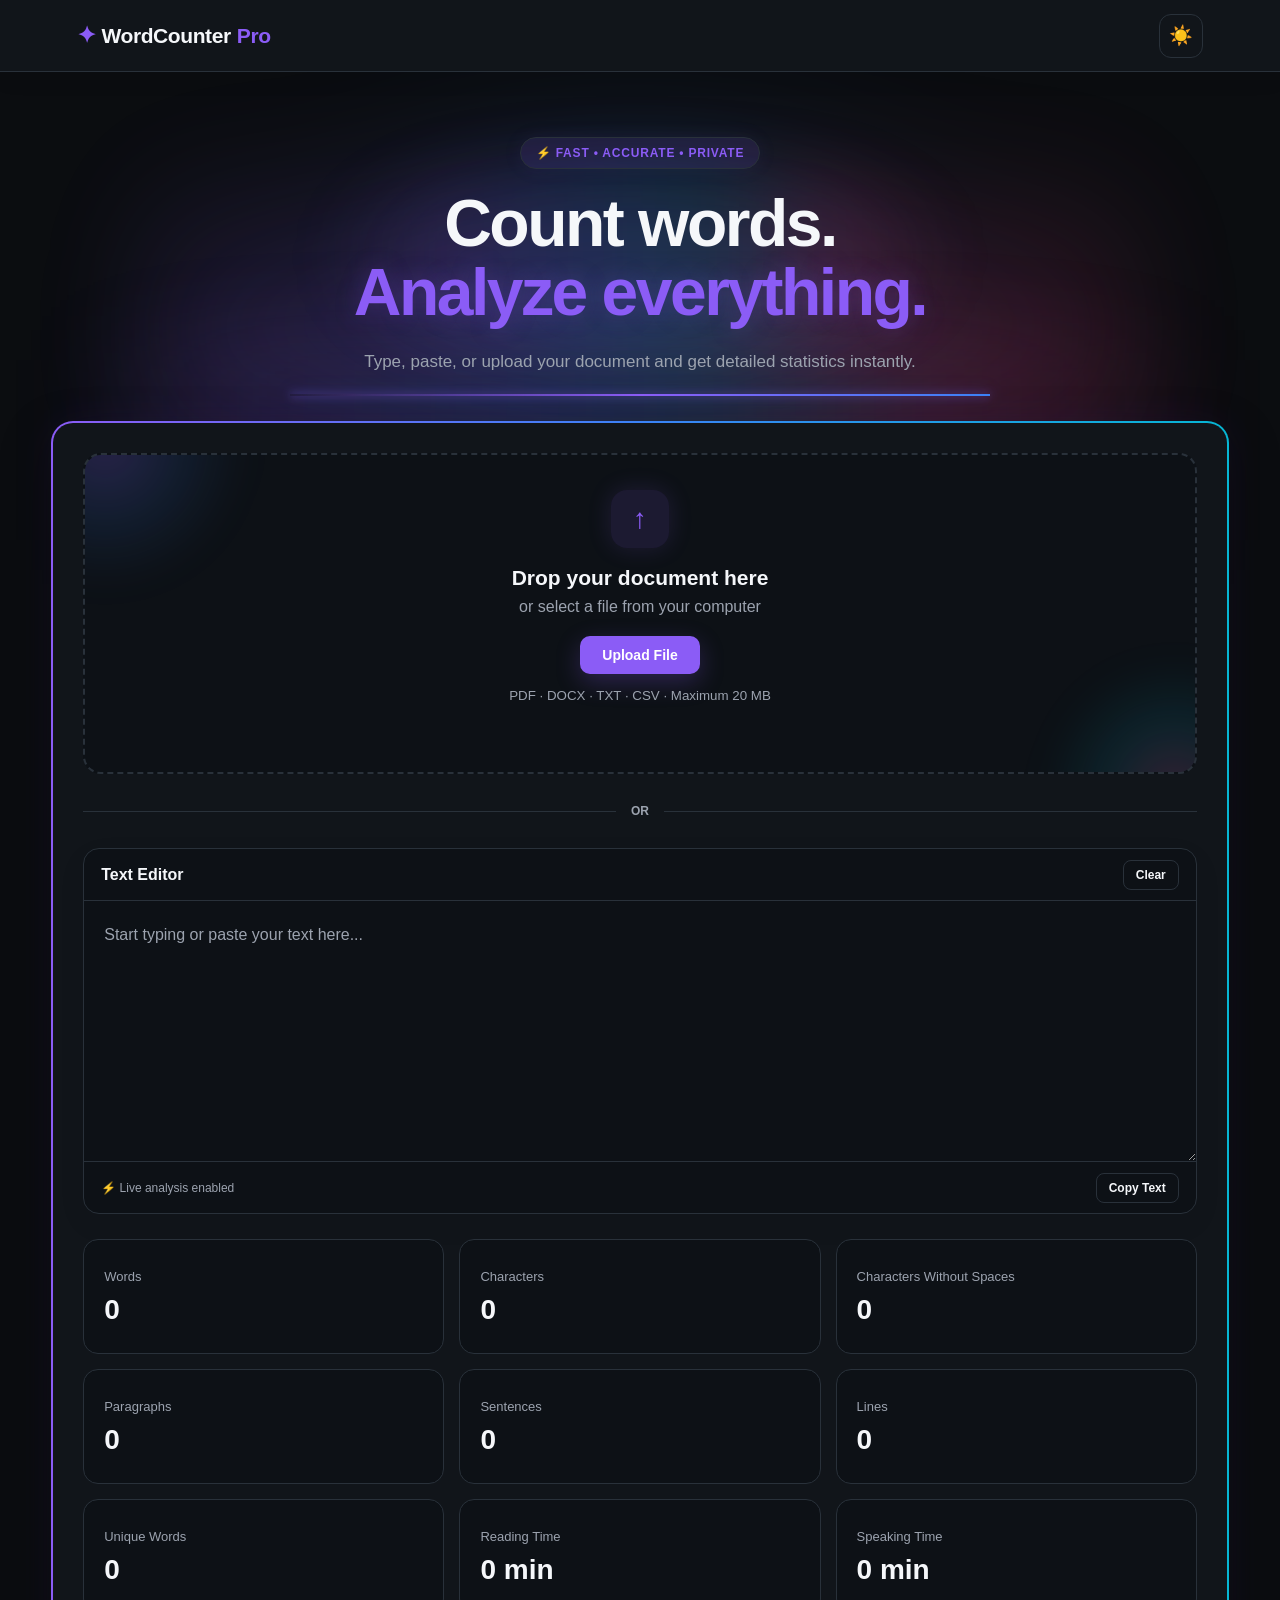
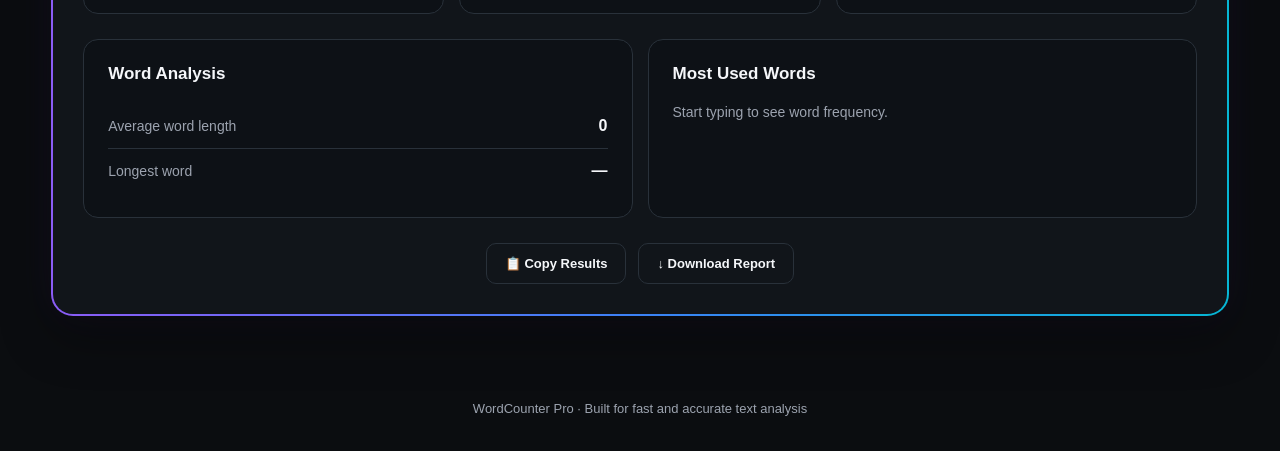
<file: frontend/index.html>
<!DOCTYPE html>
<html lang="en">

<head>

    <meta charset="UTF-8">

    <meta
        name="viewport"
        content="width=device-width, initial-scale=1.0"
    >

    <meta
        name="description"
        content="WordCounter Pro - Fast, accurate and private word counting and document analysis."
    >

    <meta
        name="theme-color"
        content="#6366f1"
    >

    <title>WordCounter Pro</title>

    <!-- =====================================================
         THEME INITIALIZATION
         Runs BEFORE the page is displayed.
         This prevents dark/light mode flashing.
    ====================================================== -->

    <script>
        (function () {

            const savedTheme =
                localStorage.getItem("wordcounter-theme");

            if (
                savedTheme === "light" ||
                savedTheme === "dark"
            ) {

                document.documentElement.setAttribute(
                    "data-theme",
                    savedTheme
                );

            } else {

                document.documentElement.setAttribute(
                    "data-theme",
                    "dark"
                );
            }

        })();
    </script>

    <!-- =====================================================
         STYLESHEET
    ====================================================== -->

    <link
        rel="stylesheet"
        href="style.css"
    >

</head>


<body>


<!-- =====================================================
     NAVBAR
====================================================== -->

<header class="navbar">

    <div class="logo">

        <span class="logo-icon">✦</span>

        WordCounter

        <span>Pro</span>

    </div>


    <button
        id="themeButton"
        class="theme-button"
        type="button"
        aria-label="Switch to light mode"
        title="Switch to light mode"
    >
        ☀️
    </button>

</header>



<!-- =====================================================
     MAIN
====================================================== -->

<main>


<!-- =====================================================
     HERO
====================================================== -->

<section class="hero">

    <div class="badge">
        ⚡ FAST • ACCURATE • PRIVATE
    </div>


    <h1>

        Count words.

        <span>
            Analyze everything.
        </span>

    </h1>


    <p>

        Type, paste, or upload your document
        and get detailed statistics instantly.

    </p>

</section>



<!-- =====================================================
     MAIN CARD
====================================================== -->

<section class="main-card">


<!-- =====================================================
     FILE UPLOAD
====================================================== -->

<div
    id="dropZone"
    class="upload-area"
>

    <div class="upload-icon">
        ↑
    </div>


    <h2>
        Drop your document here
    </h2>


    <p>
        or select a file from your computer
    </p>


    <label
        class="upload-button"
        for="fileInput"
    >

        Upload File

        <input
            id="fileInput"
            type="file"
            accept=".pdf,.docx,.txt,.csv"
            hidden
        >

    </label>


    <small>
        PDF · DOCX · TXT · CSV · Maximum 20 MB
    </small>


    <div
        id="uploadStatus"
        class="upload-status"
        aria-live="polite"
    ></div>

</div>



<!-- =====================================================
     OR
====================================================== -->

<div class="or">

    <span>
        OR
    </span>

</div>



<!-- =====================================================
     TEXT EDITOR
====================================================== -->

<div class="editor">


    <div class="editor-header">

        <strong>
            Text Editor
        </strong>


        <button
            id="clearButton"
            class="small-button"
            type="button"
        >
            Clear
        </button>

    </div>


    <textarea
        id="textInput"
        placeholder="Start typing or paste your text here..."
        spellcheck="true"
        aria-label="Text editor"
    ></textarea>


    <div class="editor-footer">

        <span>
            ⚡ Live analysis enabled
        </span>


        <button
            id="copyTextButton"
            class="small-button"
            type="button"
        >
            Copy Text
        </button>

    </div>

</div>



<!-- =====================================================
     STATISTICS
====================================================== -->

<section
    class="statistics"
    aria-label="Text statistics"
>


    <div class="stat-card">

        <span>
            Words
        </span>

        <strong id="words">
            0
        </strong>

    </div>


    <div class="stat-card">

        <span>
            Characters
        </span>

        <strong id="characters">
            0
        </strong>

    </div>


    <div class="stat-card">

        <span>
            Characters Without Spaces
        </span>

        <strong id="charactersNoSpaces">
            0
        </strong>

    </div>


    <div class="stat-card">

        <span>
            Paragraphs
        </span>

        <strong id="paragraphs">
            0
        </strong>

    </div>


    <div class="stat-card">

        <span>
            Sentences
        </span>

        <strong id="sentences">
            0
        </strong>

    </div>


    <div class="stat-card">

        <span>
            Lines
        </span>

        <strong id="lines">
            0
        </strong>

    </div>


    <div class="stat-card">

        <span>
            Unique Words
        </span>

        <strong id="uniqueWords">
            0
        </strong>

    </div>


    <div class="stat-card">

        <span>
            Reading Time
        </span>

        <strong id="readingTime">
            0 min
        </strong>

    </div>


    <div class="stat-card">

        <span>
            Speaking Time
        </span>

        <strong id="speakingTime">
            0 min
        </strong>

    </div>

</section>



<!-- =====================================================
     ADVANCED ANALYSIS
====================================================== -->

<section class="advanced">


    <div class="advanced-card">

        <h3>
            Word Analysis
        </h3>


        <div class="analysis-row">

            <span>
                Average word length
            </span>

            <strong id="averageWord">
                0
            </strong>

        </div>


        <div class="analysis-row">

            <span>
                Longest word
            </span>

            <strong id="longestWord">
                —
            </strong>

        </div>

    </div>



    <div class="advanced-card">

        <h3>
            Most Used Words
        </h3>


        <div
            id="topWords"
            class="top-words"
        >

            <span class="empty">
                Start typing to see word frequency.
            </span>

        </div>

    </div>

</section>



<!-- =====================================================
     ACTIONS
====================================================== -->

<div class="actions">


    <button
        id="copyResults"
        class="secondary-button"
        type="button"
    >

        📋 Copy Results

    </button>


    <button
        id="downloadResults"
        class="secondary-button"
        type="button"
    >

        ↓ Download Report

    </button>


</div>


</section>

</main>



<!-- =====================================================
     FOOTER
====================================================== -->

<footer>

    WordCounter Pro · Built for fast and accurate text analysis

</footer>



<!-- =====================================================
     JAVASCRIPT
====================================================== -->

<script src="app.js"></script>


</body>

</html>
</file>
<file: frontend/style.css>
/* =========================================================
   WORDCOUNTER PRO
   COMPLETE RESPONSIVE CSS
   DARK + LIGHT MODE
   PREMIUM RGB WAVE LIGHTING
   NO BACKDROP-FILTER
   ========================================================= */


/* =========================================================
   THEME VARIABLES
   ========================================================= */

:root {
    --bg: #0b0d10;
    --card: #11151a;
    --card-hover: #171c22;

    --text: #f5f7fa;
    --muted: #9ca3af;

    --border: #29313a;
    --input: #0d1116;

    --accent: #8b5cf6;
    --accent-hover: #7c3aed;
    --accent-soft: rgba(139, 92, 246, 0.12);

    --success: #22c55e;
    --danger: #ef4444;

    --shadow: rgba(0, 0, 0, 0.35);
}


/* =========================================================
   LIGHT MODE
   ========================================================= */

html[data-theme="light"] {
    --bg: #f5f7fb;
    --card: #ffffff;
    --card-hover: #f8fafc;

    --text: #111827;
    --muted: #64748b;

    --border: #d9e0e8;
    --input: #ffffff;

    --accent: #7c3aed;
    --accent-hover: #6d28d9;
    --accent-soft: rgba(124, 58, 237, 0.08);

    --success: #16a34a;
    --danger: #dc2626;

    --shadow: rgba(15, 23, 42, 0.10);
}


/* =========================================================
   RESET
   ========================================================= */

* {
    margin: 0;
    padding: 0;
    box-sizing: border-box;
}

html {
    scroll-behavior: smooth;
}

body {
    min-height: 100vh;

    font-family:
        Inter,
        -apple-system,
        BlinkMacSystemFont,
        "Segoe UI",
        Roboto,
        Arial,
        sans-serif;

    background: var(--bg);
    color: var(--text);

    overflow-x: hidden;

    transition:
        background-color 0.3s ease,
        color 0.3s ease;
}


/* =========================================================
   RGB BACKGROUND WAVE
   ========================================================= */

body::before {
    content: "";

    position: fixed;

    width: 1000px;
    height: 500px;

    top: 80px;
    left: 50%;

    transform: translateX(-50%);

    background:
        radial-gradient(
            ellipse at 20% 50%,
            rgba(139, 92, 246, 0.24),
            transparent 55%
        ),
        radial-gradient(
            ellipse at 50% 40%,
            rgba(59, 130, 246, 0.18),
            transparent 55%
        ),
        radial-gradient(
            ellipse at 80% 50%,
            rgba(236, 72, 153, 0.22),
            transparent 55%
        );

    filter: blur(60px);

    opacity: 0.8;

    pointer-events: none;

    z-index: 0;

    animation:
        rgbAtmosphere 12s ease-in-out infinite alternate;
}


/* =========================================================
   RGB WAVE STRIP
   ========================================================= */

body::after {
    content: "";

    position: fixed;

    width: 1200px;
    height: 240px;

    top: 330px;
    left: 50%;

    transform: translateX(-50%);

    background:
        linear-gradient(
            90deg,
            transparent 0%,
            rgba(139, 92, 246, 0.18) 20%,
            rgba(59, 130, 246, 0.20) 40%,
            rgba(6, 182, 212, 0.18) 55%,
            rgba(236, 72, 153, 0.20) 75%,
            transparent 100%
        );

    filter: blur(45px);

    opacity: 0.65;

    pointer-events: none;

    z-index: 0;

    animation:
        rgbWaveMove 10s ease-in-out infinite alternate;
}


/* =========================================================
   KEEP WEBSITE ABOVE RGB BACKGROUND
   ========================================================= */

.navbar,
main,
footer {
    position: relative;
    z-index: 1;
}


/* =========================================================
   SMOOTH TRANSITIONS
   ========================================================= */

body,
.navbar,
.main-card,
.editor,
.upload-area,
.stat-card,
.advanced-card,
.secondary-button,
.small-button,
.theme-button,
.word-frequency,
textarea {
    transition:
        background-color 0.3s ease,
        color 0.3s ease,
        border-color 0.3s ease,
        box-shadow 0.3s ease;
}


/* =========================================================
   NAVBAR
   ========================================================= */

.navbar {
    height: 72px;

    width: 100%;

    display: flex;

    align-items: center;

    justify-content: space-between;

    padding: 0 6%;

    background: var(--card);

    border-bottom: 1px solid var(--border);

    position: sticky;

    top: 0;

    z-index: 1000;

    box-shadow:
        0 4px 25px rgba(0, 0, 0, 0.08);
}


/* =========================================================
   LOGO
   ========================================================= */

.logo {
    display: flex;

    align-items: center;

    gap: 6px;

    font-size: 21px;

    font-weight: 700;

    letter-spacing: -0.4px;
}

.logo span:last-child {
    color: var(--accent);
}

.logo-icon {
    color: var(--accent);

    font-size: 23px;

    animation:
        logoGlow 3s ease-in-out infinite alternate;
}


/* =========================================================
   THEME BUTTON
   ========================================================= */

.theme-button {
    width: 44px;
    height: 44px;

    display: flex;

    align-items: center;
    justify-content: center;

    border: 1px solid var(--border);

    border-radius: 12px;

    background: var(--card);

    color: var(--text);

    font-size: 19px;

    cursor: pointer;

    outline: none;

    position: relative;

    overflow: hidden;
}

.theme-button:hover {
    background: var(--accent-soft);

    border-color: var(--accent);

    transform: translateY(-1px);

    box-shadow:
        0 0 20px rgba(139, 92, 246, 0.25);
}

.theme-button:active {
    transform: scale(0.94);
}


/* =========================================================
   MAIN
   ========================================================= */

main {
    width: min(1180px, 92%);

    margin: 0 auto;

    padding: 65px 0 50px;
}


/* =========================================================
   HERO
   ========================================================= */

.hero {
    text-align: center;

    margin-bottom: 45px;

    position: relative;

    isolation: isolate;
}


/* =========================================================
   HERO RGB GLOW
   ========================================================= */

.hero::before {
    content: "";

    position: absolute;

    width: 650px;
    height: 200px;

    top: 20px;
    left: 50%;

    transform: translateX(-50%);

    background:
        linear-gradient(
            90deg,
            rgba(139, 92, 246, 0),
            rgba(139, 92, 246, 0.20),
            rgba(59, 130, 246, 0.20),
            rgba(6, 182, 212, 0.18),
            rgba(236, 72, 153, 0.20),
            rgba(139, 92, 246, 0)
        );

    filter: blur(35px);

    border-radius: 50%;

    opacity: 0.7;

    z-index: -1;

    animation:
        heroRGB 7s ease-in-out infinite alternate;
}


/* =========================================================
   RGB LINE UNDER HERO
   ========================================================= */

.hero::after {
    content: "";

    position: absolute;

    width: min(700px, 80%);

    height: 2px;

    left: 50%;
    bottom: -20px;

    transform: translateX(-50%);

    background:
        linear-gradient(
            90deg,
            transparent,
            #8b5cf6,
            #3b82f6,
            #06b6d4,
            #ec4899,
            #8b5cf6,
            transparent
        );

    background-size: 300% 100%;

    box-shadow:
        0 0 8px rgba(139, 92, 246, 0.7),
        0 0 18px rgba(59, 130, 246, 0.4);

    animation:
        rgbLine 5s linear infinite;
}


.badge {
    display: inline-block;

    padding: 8px 15px;

    border: 1px solid var(--border);

    border-radius: 999px;

    background: var(--accent-soft);

    color: var(--accent);

    font-size: 12px;

    font-weight: 700;

    letter-spacing: 0.8px;

    margin-bottom: 20px;

    box-shadow:
        0 0 20px rgba(139, 92, 246, 0.08);
}


.hero h1 {
    font-size: clamp(38px, 6vw, 66px);

    line-height: 1.05;

    letter-spacing: -2.5px;

    font-weight: 800;

    margin-bottom: 20px;
}

.hero h1 span {
    display: block;

    color: var(--accent);

    text-shadow:
        0 0 25px rgba(139, 92, 246, 0.25);
}

.hero p {
    max-width: 650px;

    margin: 0 auto;

    color: var(--muted);

    font-size: 17px;

    line-height: 1.7;
}


/* =========================================================
   MAIN CARD
   ========================================================= */

.main-card {
    border-radius: 22px;

    padding: 30px;

    border: 2px solid transparent;

    background:
        linear-gradient(
            var(--card),
            var(--card)
        ) padding-box,

        linear-gradient(
            90deg,
            #8b5cf6,
            #3b82f6,
            #06b6d4,
            #22c55e,
            #facc15,
            #ec4899,
            #8b5cf6
        ) border-box;

    background-size:
        100% 100%,
        300% 100%;

    box-shadow:
        0 20px 50px var(--shadow),
        0 0 40px rgba(139, 92, 246, 0.08);

    animation:
        rgbBorder 8s linear infinite;
}


/* =========================================================
   UPLOAD AREA
   ========================================================= */

.upload-area {
    min-height: 280px;

    display: flex;

    flex-direction: column;

    align-items: center;

    justify-content: center;

    text-align: center;

    padding: 35px;

    border: 2px dashed var(--border);

    border-radius: 18px;

    background: var(--input);

    position: relative;

    overflow: hidden;
}

.upload-area:hover,
.upload-area.drag-over {
    border-color: var(--accent);

    background: var(--accent-soft);

    box-shadow:
        0 0 35px rgba(139, 92, 246, 0.12);
}


/* =========================================================
   UPLOAD RGB GLOW 1
   ========================================================= */

.upload-area::before {
    content: "";

    position: absolute;

    width: 280px;
    height: 280px;

    left: -120px;
    top: -150px;

    background:
        radial-gradient(
            circle,
            rgba(139, 92, 246, 0.25),
            rgba(59, 130, 246, 0.12),
            transparent 70%
        );

    filter: blur(20px);

    pointer-events: none;

    animation:
        uploadGlow 6s ease-in-out infinite alternate;
}


/* =========================================================
   UPLOAD RGB GLOW 2
   ========================================================= */

.upload-area::after {
    content: "";

    position: absolute;

    width: 260px;
    height: 260px;

    right: -110px;
    bottom: -150px;

    background:
        radial-gradient(
            circle,
            rgba(236, 72, 153, 0.22),
            rgba(6, 182, 212, 0.12),
            transparent 70%
        );

    filter: blur(20px);

    pointer-events: none;

    animation:
        uploadGlow2 7s ease-in-out infinite alternate;
}


/* =========================================================
   UPLOAD ICON
   ========================================================= */

.upload-icon {
    width: 58px;
    height: 58px;

    display: flex;

    align-items: center;
    justify-content: center;

    border-radius: 16px;

    background: var(--accent-soft);

    color: var(--accent);

    font-size: 28px;

    margin-bottom: 18px;

    position: relative;

    z-index: 1;

    box-shadow:
        0 0 25px rgba(139, 92, 246, 0.15);
}


.upload-area h2,
.upload-area p,
.upload-area small,
.upload-button,
.upload-status {
    position: relative;

    z-index: 1;
}


.upload-area h2 {
    font-size: 21px;

    margin-bottom: 8px;
}

.upload-area p {
    color: var(--muted);

    margin-bottom: 20px;
}

.upload-area small {
    color: var(--muted);

    margin-top: 14px;
}


/* =========================================================
   UPLOAD BUTTON
   ========================================================= */

.upload-button {
    display: inline-flex;

    align-items: center;

    justify-content: center;

    padding: 11px 22px;

    border-radius: 10px;

    background: var(--accent);

    color: #ffffff;

    font-size: 14px;

    font-weight: 700;

    cursor: pointer;

    user-select: none;

    position: relative;

    overflow: hidden;

    box-shadow:
        0 8px 25px rgba(139, 92, 246, 0.25);
}

.upload-button:hover {
    background: var(--accent-hover);

    transform: translateY(-1px);

    box-shadow:
        0 10px 30px rgba(139, 92, 246, 0.35);
}

.upload-button:active {
    transform: scale(0.97);
}


/* Moving shine */
.upload-button::before {
    content: "";

    position: absolute;

    width: 160%;
    height: 250%;

    left: -30%;
    top: -75%;

    background:
        linear-gradient(
            115deg,
            transparent 25%,
            rgba(255, 255, 255, 0.35) 45%,
            transparent 65%
        );

    transform: translateX(-100%);

    animation:
        buttonLight 4s ease-in-out infinite;

    pointer-events: none;
}


/* =========================================================
   UPLOAD STATUS
   ========================================================= */

.upload-status {
    min-height: 20px;

    margin-top: 14px;

    color: var(--accent);

    font-size: 13px;

    font-weight: 600;
}


/* =========================================================
   OR
   ========================================================= */

.or {
    display: flex;

    align-items: center;

    gap: 15px;

    margin: 30px 0;

    color: var(--muted);
}

.or::before,
.or::after {
    content: "";

    height: 1px;

    flex: 1;

    background: var(--border);
}

.or span {
    font-size: 12px;

    font-weight: 700;
}


/* =========================================================
   EDITOR
   ========================================================= */

.editor {
    overflow: hidden;

    border: 1px solid var(--border);

    border-radius: 16px;

    background: var(--input);

    box-shadow:
        0 10px 30px rgba(0, 0, 0, 0.05);
}


.editor-header,
.editor-footer {
    min-height: 52px;

    display: flex;

    align-items: center;

    justify-content: space-between;

    padding: 0 17px;

    border-bottom: 1px solid var(--border);

    color: var(--muted);
}

.editor-footer {
    border-top: 1px solid var(--border);

    border-bottom: none;

    font-size: 12px;
}

.editor-header strong {
    color: var(--text);
}


/* =========================================================
   TEXTAREA
   ========================================================= */

textarea {
    display: block;

    width: 100%;

    min-height: 260px;

    resize: vertical;

    border: none;

    outline: none;

    padding: 20px;

    background: var(--input);

    color: var(--text);

    font-family: inherit;

    font-size: 16px;

    line-height: 1.7;
}

textarea::placeholder {
    color: var(--muted);
}

textarea:focus {
    box-shadow:
        inset 0 0 0 1px var(--accent),
        0 0 25px rgba(139, 92, 246, 0.10);
}


/* =========================================================
   SMALL BUTTON
   ========================================================= */

.small-button {
    padding: 7px 12px;

    border: 1px solid var(--border);

    border-radius: 8px;

    background: transparent;

    color: var(--text);

    font-size: 12px;

    font-weight: 600;

    cursor: pointer;
}

.small-button:hover {
    background: var(--accent-soft);

    border-color: var(--accent);

    box-shadow:
        0 0 15px rgba(139, 92, 246, 0.12);
}


/* =========================================================
   STATISTICS
   ========================================================= */

.statistics {
    display: grid;

    grid-template-columns:
        repeat(3, minmax(0, 1fr));

    gap: 15px;

    margin-top: 25px;
}


.stat-card {
    min-height: 115px;

    display: flex;

    flex-direction: column;

    justify-content: center;

    padding: 20px;

    border: 1px solid var(--border);

    border-radius: 15px;

    background: var(--input);

    position: relative;

    overflow: hidden;
}

.stat-card:hover {
    transform: translateY(-3px);

    border-color: var(--accent);

    box-shadow:
        0 10px 30px rgba(139, 92, 246, 0.12);
}


.stat-card::before {
    content: "";

    position: absolute;

    width: 140px;
    height: 140px;

    top: -90px;
    right: -90px;

    border-radius: 50%;

    background:
        radial-gradient(
            circle,
            rgba(139, 92, 246, 0.25),
            transparent 70%
        );

    filter: blur(10px);

    opacity: 0;

    transition:
        opacity 0.35s ease,
        transform 0.35s ease;

    pointer-events: none;
}

.stat-card:hover::before {
    opacity: 1;

    transform:
        translate(-20px, 20px);
}


.stat-card span {
    color: var(--muted);

    font-size: 13px;

    line-height: 1.4;

    margin-bottom: 8px;
}

.stat-card strong {
    color: var(--text);

    font-size: 28px;

    font-weight: 800;
}


/* =========================================================
   ADVANCED
   ========================================================= */

.advanced {
    display: grid;

    grid-template-columns:
        repeat(2, minmax(0, 1fr));

    gap: 15px;

    margin-top: 25px;
}

.advanced-card {
    padding: 24px;

    border: 1px solid var(--border);

    border-radius: 15px;

    background: var(--input);

    position: relative;

    overflow: hidden;
}

.advanced-card:hover {
    border-color: var(--accent);

    box-shadow:
        0 10px 35px rgba(139, 92, 246, 0.10);
}

.advanced-card h3 {
    margin-bottom: 20px;

    font-size: 17px;
}

.analysis-row {
    display: flex;

    align-items: center;

    justify-content: space-between;

    padding: 13px 0;

    border-bottom: 1px solid var(--border);
}

.analysis-row:last-child {
    border-bottom: none;
}

.analysis-row span {
    color: var(--muted);

    font-size: 14px;
}

.analysis-row strong {
    max-width: 55%;

    color: var(--text);

    text-align: right;

    overflow-wrap: anywhere;
}


/* =========================================================
   TOP WORDS
   ========================================================= */

.top-words {
    display: flex;

    flex-wrap: wrap;

    gap: 9px;
}

.top-words .empty {
    color: var(--muted);

    font-size: 14px;
}

.word-frequency {
    display: inline-flex;

    align-items: center;

    gap: 8px;

    padding: 8px 11px;

    border: 1px solid var(--border);

    border-radius: 9px;

    background: var(--card);

    font-size: 13px;
}

.word-frequency:hover {
    border-color: var(--accent);

    box-shadow:
        0 0 15px rgba(139, 92, 246, 0.10);
}

.word-frequency strong {
    color: var(--text);
}

.word-frequency small {
    min-width: 20px;

    display: inline-flex;

    align-items: center;

    justify-content: center;

    padding: 2px 5px;

    border-radius: 5px;

    background: var(--accent-soft);

    color: var(--accent);

    font-weight: 700;
}


/* =========================================================
   ACTIONS
   ========================================================= */

.actions {
    display: flex;

    justify-content: center;

    gap: 12px;

    margin-top: 25px;
}

.secondary-button {
    padding: 12px 18px;

    border: 1px solid var(--border);

    border-radius: 10px;

    background: var(--card);

    color: var(--text);

    font-size: 13px;

    font-weight: 700;

    cursor: pointer;
}

.secondary-button:hover {
    background: var(--accent-soft);

    border-color: var(--accent);

    transform: translateY(-1px);

    box-shadow:
        0 0 20px rgba(139, 92, 246, 0.12);
}


/* =========================================================
   FOOTER
   ========================================================= */

footer {
    padding: 35px 20px;

    text-align: center;

    color: var(--muted);

    font-size: 13px;
}


/* =========================================================
   LIGHT MODE POLISH
   ========================================================= */

html[data-theme="light"] body {
    background: #f5f7fb;

    color: #111827;
}

html[data-theme="light"] .navbar {
    background: rgba(255, 255, 255, 0.96);

    box-shadow:
        0 4px 20px rgba(15, 23, 42, 0.05);
}

html[data-theme="light"] .main-card {
    box-shadow:
        0 20px 50px rgba(15, 23, 42, 0.08),
        0 0 40px rgba(124, 58, 237, 0.08);
}

html[data-theme="light"] .upload-area {
    background: #ffffff;
}

html[data-theme="light"] .editor {
    background: #ffffff;
}

html[data-theme="light"] textarea {
    background: #ffffff;

    color: #111827;
}

html[data-theme="light"] .stat-card {
    background: #ffffff;

    box-shadow:
        0 8px 25px rgba(15, 23, 42, 0.04);
}

html[data-theme="light"] .advanced-card {
    background: #ffffff;

    box-shadow:
        0 8px 25px rgba(15, 23, 42, 0.04);
}

html[data-theme="light"] .word-frequency {
    background: #f8fafc;
}

html[data-theme="light"] .secondary-button {
    background: #ffffff;
}


/* =========================================================
   DARK MODE
   ========================================================= */

html[data-theme="dark"] body {
    background: #0b0d10;

    color: #f5f7fa;
}


/* =========================================================
   RGB LIGHT MODE ADJUSTMENT
   ========================================================= */

html[data-theme="light"] body::before {
    opacity: 0.45;
}

html[data-theme="light"] body::after {
    opacity: 0.35;
}


/* =========================================================
   FOCUS ACCESSIBILITY
   ========================================================= */

button:focus-visible,
label:focus-visible,
textarea:focus-visible {
    outline: 2px solid var(--accent);

    outline-offset: 3px;
}


/* =========================================================
   RESPONSIVE - TABLET
   ========================================================= */

@media (max-width: 850px) {

    main {
        padding-top: 45px;
    }

    .statistics {
        grid-template-columns:
            repeat(2, minmax(0, 1fr));
    }

    .advanced {
        grid-template-columns: 1fr;
    }

    .hero h1 {
        letter-spacing: -1.5px;
    }

    body::before {
        width: 800px;
    }

    body::after {
        width: 900px;
    }
}


/* =========================================================
   RESPONSIVE - MOBILE
   ========================================================= */

@media (max-width: 600px) {

    .navbar {
        padding: 0 20px;
    }

    main {
        width: 94%;

        padding-top: 35px;
    }

    .main-card {
        padding: 16px;

        border-radius: 16px;
    }

    .hero {
        margin-bottom: 30px;
    }

    .hero h1 {
        font-size: 38px;
    }

    .hero p {
        font-size: 15px;
    }

    .statistics {
        grid-template-columns: 1fr;
    }

    .advanced {
        grid-template-columns: 1fr;
    }

    .actions {
        flex-direction: column;
    }

    .secondary-button {
        width: 100%;
    }

    .upload-area {
        padding: 25px 15px;
    }

    textarea {
        min-height: 220px;
    }

    .logo {
        font-size: 18px;
    }

    body::before {
        width: 600px;
        height: 400px;

        top: 100px;

        filter: blur(45px);
    }

    body::after {
        width: 700px;
        height: 200px;

        filter: blur(35px);
    }

    .hero::before {
        width: 90%;
    }

    .hero::after {
        width: 75%;
    }
}


/* =========================================================
   RGB ANIMATIONS
   ========================================================= */

@keyframes rgbAtmosphere {

    0% {
        transform:
            translateX(-55%)
            translateY(0)
            scale(1);
    }

    50% {
        transform:
            translateX(-45%)
            translateY(25px)
            scale(1.08);
    }

    100% {
        transform:
            translateX(-50%)
            translateY(-15px)
            scale(1.03);
    }
}


@keyframes rgbWaveMove {

    0% {
        transform:
            translateX(-55%)
            translateY(0)
            rotate(-2deg);
    }

    50% {
        transform:
            translateX(-45%)
            translateY(30px)
            rotate(2deg);
    }

    100% {
        transform:
            translateX(-50%)
            translateY(-20px)
            rotate(-1deg);
    }
}


@keyframes heroRGB {

    0% {
        transform:
            translateX(-50%)
            scaleX(0.85);

        opacity: 0.40;
    }

    50% {
        transform:
            translateX(-50%)
            scaleX(1.05);

        opacity: 0.80;
    }

    100% {
        transform:
            translateX(-50%)
            scaleX(0.95);

        opacity: 0.55;
    }
}


@keyframes rgbLine {

    0% {
        background-position: 0% 50%;
    }

    100% {
        background-position: 300% 50%;
    }
}


@keyframes rgbBorder {

    0% {
        background-position:
            0% 0%,
            0% 50%;
    }

    100% {
        background-position:
            0% 0%,
            300% 50%;
    }
}


@keyframes uploadGlow {

    0% {
        transform:
            translate(0, 0)
            scale(1);
    }

    100% {
        transform:
            translate(170px, 80px)
            scale(1.25);
    }
}


@keyframes uploadGlow2 {

    0% {
        transform:
            translate(0, 0)
            scale(1);
    }

    100% {
        transform:
            translate(-150px, -70px)
            scale(1.3);
    }
}


@keyframes buttonLight {

    0% {
        transform:
            translateX(-100%);
    }

    45% {
        transform:
            translateX(100%);
    }

    100% {
        transform:
            translateX(100%);
    }
}


@keyframes logoGlow {

    0% {
        text-shadow:
            0 0 5px rgba(139, 92, 246, 0.25);
    }

    100% {
        text-shadow:
            0 0 18px rgba(139, 92, 246, 0.70);
    }
}


/* =========================================================
   REDUCED MOTION
   ========================================================= */

@media (prefers-reduced-motion: reduce) {

    *,
    *::before,
    *::after {
        scroll-behavior: auto !important;

        transition: none !important;

        animation: none !important;
    }

    body::before,
    body::after,
    .hero::before,
    .hero::after,
    .upload-area::before,
    .upload-area::after,
    .upload-button::before,
    .logo-icon {
        animation: none !important;
    }
}
</file>
